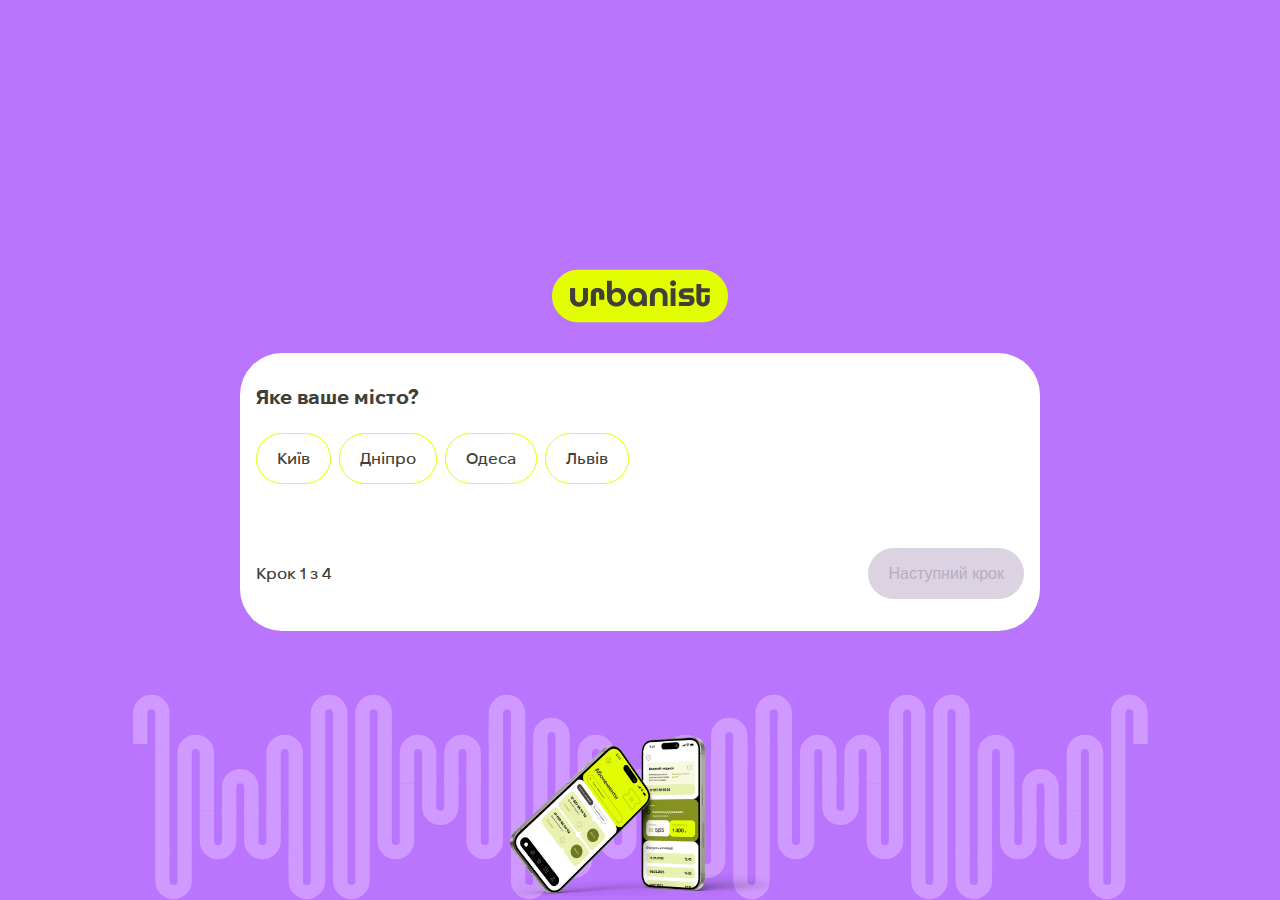
<file: index.html>
<!DOCTYPE html>
<html lang="en">

<head>
    <meta charset="UTF-8">
    <meta name="viewport" content="width=device-width, initial-scale=1.0">
    <title>Document</title>

    <link rel="stylesheet" href="style/style.css">
</head>

<body class="quiz-body">

    <section class="quiz-page">
        <div class="wrapper">
            <div class="quiz-page__left">
                <a href="#">
                    <img src="img/logo.svg" alt="urbanist">
                </a>
            </div>
            <div class="quiz-page__center">
                <picture>
                    <!-- WebP версия для десктопов -->
                    <source srcset="img/img-des.webp" type="image/webp" media="(min-width: 1280px)">
                    <!-- PNG/JPEG версия для десктопов как fallback -->
                    <source srcset="img/img-des.png" media="(min-width: 1280px)">

                    <!-- WebP версия для мобильных устройств -->
                    <source srcset="img/img-mob.webp" type="image/webp" media="(max-width: 1279px)">
                    <!-- PNG/JPEG версия для мобильных устройств как fallback -->
                    <source srcset="img/img-mob.png" media="(max-width: 1279px)">

                    <!-- Изображение по умолчанию для старых браузеров -->
                    <img src="img/img-des.png" alt="Описание изображения">
                </picture>
            </div>
            <div class="quiz-page__right">
                <form id="quiz-form">
                    <!-- Шаг 1: Яке ваше місто? -->
                    <div class="quiz-step" id="step-city">
                        <h2>Яке ваше місто?</h2>
                        <div class="quiz-step__box">
                            <label class="custom-radio">
                                <input type="radio" name="city" value="Kyiv" required>
                                <span class="radio-indicator"></span>
                                <span>Київ</span>
                            </label>
                            <label class="custom-radio">
                                <input type="radio" name="city" value="Dnipro" required>
                                <span class="radio-indicator"></span>
                                <span>Дніпро</span>
                            </label>
                            <label class="custom-radio">
                                <input type="radio" name="city" value="Odessa" required>
                                <span class="radio-indicator"></span>
                                <span>Одеса</span>
                            </label>
                            <label class="custom-radio">
                                <input type="radio" name="city" value="Lviv" required>
                                <span class="radio-indicator"></span>
                                <span>Львів</span>
                            </label>
                        </div>
                        <div class="quiz-step__nav">
                            <!-- Индикатор шагов -->
                            <div class="step-indicator">
                                Крок <span class="current-step">1</span> з 4
                            </div>
                            <button type="button" id="next-city" disabled>Наступний крок <img src="img/arrow.svg" alt="icon"></button>
                        </div>
                    </div>

                    <!-- Шаг 2: Яка сфера вашого бізнесу? -->
                    <div class="quiz-step" id="step-business" style="display:none;">
                        <h2>Яка сфера вашого бізнесу? </h2>
                        <div class="quiz-step__box">
                            <input type="text" name="businessSector" placeholder="Почніть вводити текст" required>
                        </div>
                        <div class="quiz-step__nav">
                            <!-- Индикатор шагов -->
                            <div class="step-indicator">
                                Крок <span class="current-step">2</span> з 4
                            </div>
                            <div class="quiz-step__btn">
                                <button type="button" id="prev-business"><img src="img/left-arrow.svg" alt="icon">Попередній крок</button>
                                <button type="button" id="next-business" disabled>Наступний крок<img src="img/arrow.svg" alt="icon"></button>
                            </div>
                        </div>
                    </div>

                    <!-- Шаг 3: Які проблеми потрібно вирішити? -->
                    <div class="quiz-step" id="step-problems" style="display:none;">
                        <h2>Які проблеми потрібно вирішити?</h2>
                        <div class="quiz-step__box">
                            <label class="custom-radio">
                                <input type="radio" name="problems" value="IncreaseRepeatSales" required>
                                <span class="radio-indicator"></span>
                                <span>Збільшення повторних продажів</span>
                            </label>
                            <label class="custom-radio">
                                <input type="radio" name="problems" value="CustomerRetention" required>
                                <span class="radio-indicator"></span>
                                <span> Утримання клієнтів</span>
                            </label>
                            <label class="custom-radio">
                                <input type="radio" name="problems" value="BusinessExpansion" required>
                                <span class="radio-indicator"></span>
                                <span> Розширення бізнесу </span>
                            </label>
                            <label class="custom-radio">
                                <input type="radio" name="problems" value="IncreaseAwareness" required>
                                <span class="radio-indicator"></span>
                                <span>Підвищення упізнаваності</span>
                            </label>
                            <label class="custom-radio">
                                <input type="radio" name="problems" value="Other" required>
                                <span class="radio-indicator"></span>
                                <span>Інше</span>
                            </label>
                        </div>
                        <div class="quiz-step__nav">
                            <!-- Индикатор шагов -->
                            <div class="step-indicator">
                                Крок <span class="current-step">3</span> з 4
                            </div>
                            <div class="quiz-step__btn">
                                <button type="button" id="prev-problems"><img src="img/left-arrow.svg" alt="icon">Попередній крок</button>
                                <button type="button" id="next-problems" disabled>Наступний крок<img src="img/arrow.svg" alt="icon"></button>
                            </div>
                        </div>
                    </div>

                    <!-- Шаг 4: Залиште свої контакти для зв'язку -->
                    <div class="quiz-step" id="step-contacts" style="display:none;">
                        <h2>Залиште свої контакти для зв‘язку:</h2>
                        <div class="quiz-step__box">
                            <label>
                                <input type="text" name="name" placeholder="Ім‘я" required>
                                <svg xmlns="http://www.w3.org/2000/svg" width="16" height="17" viewBox="0 0 16 17" fill="none">
                                    <path d="M11.3065 5.23324C11.3065 7.22623 9.70856 8.82428 7.71417 8.82428C5.72046 8.82428 4.12182 7.22623 4.12182 5.23324C4.12182 3.24026 5.72046 1.64288 7.71417 1.64288C9.70856 1.64288 11.3065 3.24026 11.3065 5.23324Z" fill="#B7ADC1"/>
                                    <path d="M7.71422 15.2142C4.77083 15.2142 2.28564 14.7359 2.28564 12.8901C2.28564 11.0437 4.78644 10.5823 7.71422 10.5823C10.6583 10.5823 13.1428 11.0607 13.1428 12.9064C13.1428 14.7528 10.642 15.2142 7.71422 15.2142Z" fill="#B7ADC1"/>
                                </svg>
                            </label>
                            <label>
                                <input type="tel" name="phone" placeholder="Номер" required>
                                <svg xmlns="http://www.w3.org/2000/svg" width="16" height="17" viewBox="0 0 16 17" fill="none">
                                    <path d="M14.3172 11.6186L12.4526 9.75792C11.7866 9.09338 10.6545 9.35922 10.3882 10.2231C10.1884 10.8212 9.52245 11.1535 8.92311 11.0205C7.59124 10.6883 5.79321 8.96047 5.46024 7.56495C5.26046 6.96684 5.66002 6.3023 6.25936 6.10296C7.12508 5.83715 7.39146 4.70744 6.72552 4.0429L4.8609 2.1822C4.32815 1.71702 3.52903 1.71702 3.06287 2.1822L1.79759 3.44482C0.532313 4.77389 1.93078 8.29594 5.06068 11.4193C8.19058 14.5426 11.72 16.0046 13.0519 14.6755L14.3172 13.4129C14.7834 12.8812 14.7834 12.0838 14.3172 11.6186Z" fill="#B7ADC1"/>
                                </svg>
                            </label>
                            <label>
                                <input type="email" name="email" placeholder="Пошта" required>
                                <svg xmlns="http://www.w3.org/2000/svg" width="16" height="17" viewBox="0 0 16 17" fill="none">
                                    <path d="M1.569 7.98019L4.64127 9.12685L5.83043 12.9512C5.90652 13.1961 6.20603 13.2866 6.40483 13.1241L8.11737 11.728C8.29688 11.5817 8.55257 11.5745 8.74017 11.7106L11.829 13.9532C12.0416 14.1077 12.3429 13.9912 12.3963 13.7342L14.659 2.85018C14.7172 2.56947 14.4414 2.33529 14.1741 2.43867L1.5654 7.30272C1.25425 7.42272 1.25696 7.86325 1.569 7.98019ZM5.63879 8.51645L11.6431 4.81836C11.7511 4.75209 11.8621 4.898 11.7694 4.98396L6.81408 9.59019C6.6399 9.75232 6.52754 9.9693 6.49572 10.2048L6.32692 11.4557C6.30456 11.6228 6.06994 11.6393 6.02385 11.4777L5.37465 9.19659C5.3003 8.93641 5.40865 8.6585 5.63879 8.51645Z" fill="#B7ADC1"/>
                                </svg>
                            </label>
                        </div>
                        <div class="quiz-step__nav">
                            <!-- Индикатор шагов -->
                            <div class="step-indicator">
                                Крок <span class="current-step">4</span> з 4
                            </div>
                            <div class="quiz-step__btn">
                                <button type="button" id="prev-contacts"><img src="img/left-arrow.svg" alt="icon">Попередній крок</button>
                                <button type="submit" id="submit" disabled>Надіслати<img src="img/arrow.svg" alt="icon"></button>
                            </div>
                        </div>
                    </div>
                </form>
            </div>
        </div>
    </section>


    <script src="script/jquery-3.7.0.min.js"></script>
    <script src="script/jquery.maskedinput.js"></script>
    <script src="script/main.js"></script>

    <script>
        $('input[type="tel"]').mask('+38(999) 999-99-99');
    </script>
</body>

</html>
</file>
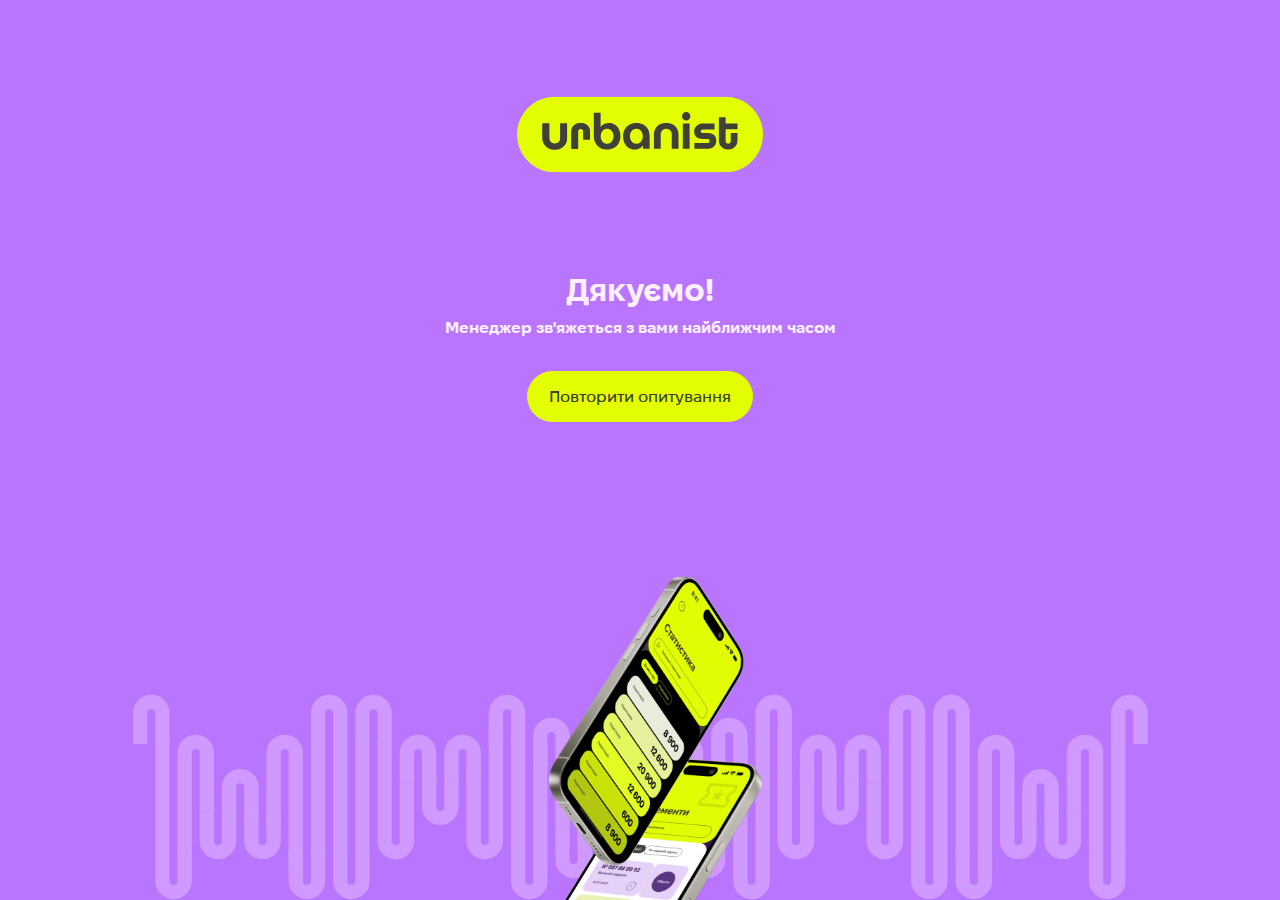
<file: thank-you-page.html>
<!DOCTYPE html>
<html lang="en">

<head>
    <meta charset="UTF-8">
    <meta name="viewport" content="width=device-width, initial-scale=1.0">
    <title>Document</title>

    <link rel="stylesheet" href="style/style.css">
</head>

<body class="quiz-body">

    <section class="quiz-page thank-you">
        <div class="wrapper">
            <div class="quiz-page__left thank-you__left">
                <picture>
                    <!-- WebP версия для десктопов -->
                    <source srcset="img/thank-you-img-des.webp" type="image/webp" media="(min-width: 1280px)">
                    <!-- PNG/JPEG версия для десктопов как fallback -->
                    <source srcset="img/thank-you-img-des.png" media="(min-width: 1280px)">

                    <!-- WebP версия для мобильных устройств -->
                    <source srcset="img/thank-you-img-mob.webp" type="image/webp" media="(max-width: 1279px)">
                    <!-- PNG/JPEG версия для мобильных устройств как fallback -->
                    <source srcset="img/thank-you-img-mob.png" media="(max-width: 1279px)">

                    <!-- Изображение по умолчанию для старых браузеров -->
                    <img src="img/img-des.png" alt="Описание изображения">
                </picture>
            </div>
            <div class="quiz-page__center thank-you__center">
                <a href="#">
                    <img src="img/logo.svg" alt="urbanist">
                </a>
                <div class="thank-you__center-title">
                    <h1>Дякуємо!</h1>
                    <p>Менеджер зв'яжеться з вами найближчим часом</p>
                </div>
                <a href="index.html">Повторити опитування</a>
                <div class="quiz-page__right thank-you__right">
                    <img src="img/thank-img.svg" alt="image">
                </div>
            </div>
        </div>
    </section>


</body>

</html>
</file>
<file: style/style.css>
@font-face {
    font-family: 'FixelDisplay';
    src: url('./../fonts/FixelDisplay-Regular.eot') format('embedded-opentype'),
        url('./../fonts/FixelDisplay-Regular.woff') format('woff'),
        url('./../fonts/FixelDisplay-Regular.woff2') format('woff2');
    font-weight: 400;
    font-style: normal;
    font-display: swap;
}

@font-face {
    font-family: 'FixelDisplay';
    src: url('./../fonts/FixelDisplay-Medium.eot') format('embedded-opentype'),
        url('./../fonts/FixelDisplay-Medium.woff') format('woff'),
        url('./../fonts/FixelDisplay-Medium.woff2') format('woff2');
    font-weight: 500;
    font-style: normal;
    font-display: swap;
}

@font-face {
    font-family: 'FixelDisplay';
    src: url('./../fonts/FixelDisplay-Bold.eot') format('embedded-opentype'),
        url('./../fonts/FixelDisplay-Bold.woff') format('woff'),
        url('./../fonts/FixelDisplay-Bold.woff2') format('woff2');
    font-weight: 700;
    font-style: normal;
    font-display: swap;
}


* {
    outline: none !important;
}

.quiz-body {
    font-family: 'FixelDisplay';
    padding: 0;
    margin: 0;
}

.quiz-page {
    width: 100%;
    height: 100vh;
    background: url(../img/desc-bg.svg), #BA75FF;
    background-repeat: no-repeat;
    background-size: auto;
    background-position: bottom;
    padding: 0 72px;
    display: flex;
    align-items: center;
    justify-content: center;
    box-sizing: border-box;
}

.quiz-page .wrapper {
    position: relative;
    max-width: 1776px;
    width: 100%;
    display: flex;
    align-items: center;
    justify-content: space-between;
}

.quiz-page .wrapper .quiz-page__center {
    position: absolute;
    top: 72%;
    left: 43%;
    transform: translate(-50%, -50%);
    z-index: 0;
    width: 952px;
    height: 550px;
}

.quiz-page .wrapper .quiz-page__center img {
    width: 100%;
    height: 100%;
    object-fit: cover;
}

.quiz-page__right {
    width: 676px;
    display: flex;
    padding: 32px;
    flex-direction: column;
    align-items: flex-start;
    align-self: stretch;
    border-radius: 42px;
    background: #FFF;
    box-sizing: border-box;
    position: relative;
    z-index: 1;
}

.quiz-page__left {
    position: relative;
    z-index: 1;
}

.quiz-page__left a img {
    width: 250px;
    height: 76.696px;
    object-fit: cover;
}

@media (min-width: 1921px) {
    .quiz-page {
        background-repeat: repeat-x;
    }
    .thank-you {
        background-repeat: repeat-x !important;
    }
}












.custom-radio {
    display: inline-flex;
    align-items: center;
    cursor: pointer;
}

.custom-radio input[type="radio"] {
    display: none;
    /* Скрываем стандартный input */
}

.radio-indicator {
    display: inline-block;
    width: 24px;
    height: 24px;
    border-radius: 50%;
    border: 1px solid #404038;
    /* Цвет для неактивного состояния */
    position: relative;
    box-sizing: border-box;
    transition: border-color 0.3s ease;
}

.radio-indicator::after {
    content: '';
    display: block;
    width: 10px;
    height: 10px;
    border-radius: 50%;
    background-color: #404038;
    /* Цвет для неактивного состояния */
    position: absolute;
    top: 50%;
    left: 50%;
    transform: translate(-50%, -50%);
    opacity: 0;
    /* Скрываем внутренний круг */
}

.custom-radio input[type="radio"]:checked+.radio-indicator {
    border-color: #E2FE01;
    /* Цвет для активного состояния */
}

.custom-radio input[type="radio"]:checked+.radio-indicator::after {
    background-color: #E2FE01;
    /* Цвет для активного состояния */
    opacity: 1;
    /* Показываем внутренний круг */
}

.quiz-step h2 {
    color: #404038;
    font-size: 32px;
    font-style: normal;
    font-weight: 700;
    line-height: 130%;
    margin: 0 0 48px 0;
}

.quiz-step__box {
    width: 100%;
    margin-bottom: 64px;
    display: flex;
}

.quiz-step__nav {
    display: flex;
    align-items: center;
    justify-content: space-between;
}

.step-indicator {
    color: #404038;
    font-size: 16px;
    font-style: normal;
    font-weight: 500;
    line-height: 120%;
}

#quiz-form {
    width: 100%;
}

.quiz-step__nav button:nth-last-of-type(1) {
    display: flex;
    width: 210px;
    height: 51px;
    padding: 16px 20px;
    justify-content: center;
    align-items: center;
    gap: 8px;
    border-radius: 100px;
    background: #E2FE01;
    color: #404038;
    font-size: 16px;
    font-style: normal;
    font-weight: 500;
    line-height: 120%;
    border: none;
    transition: all 0.4s;
    cursor: pointer;
}

.quiz-step__nav button:nth-last-of-type(1):hover {
    transition: all 0.4s;
    border-radius: 100px;
    background: #DEE29C;
}

.quiz-step__nav button:nth-last-of-type(1):active {
    transition: all 0.4s;
    border-radius: 100px;
    background: #E2FE01;
}

#step-city .quiz-step__box {
    display: flex;
    align-items: center;
    align-content: center;
    gap: 8px;
    align-self: stretch;
    flex-wrap: wrap;
}

#step-city .quiz-step__box .custom-radio {
    display: flex;
    height: 51px;
    padding: 16px 20px;
    justify-content: center;
    align-items: center;
    gap: 8px;
    box-sizing: border-box;
    color: #404038;
    font-size: 16px;
    font-style: normal;
    font-weight: 500;
    line-height: 120%;
    border-radius: 100px;
    position: relative;
    border: 1px solid #E2FE01;
    transition: all 0.4s;
}

#step-city .quiz-step__box .custom-radio:hover {
    background: #E2FE01;
    transition: all 0.4s;
}

#step-city .quiz-step__box .custom-radio:active {
    border-radius: 100px;
    border: 1px solid #E2FE01;
    background: #F5F5DD;
    transition: all 0.4s;
}

#step-city .quiz-step__box .custom-radio span:nth-last-of-type(1) {
    position: relative;
    z-index: 1;
    color: #404038;
    font-size: 16px;
    font-style: normal;
    font-weight: 500;
    line-height: 120%;
}

#step-city .quiz-step__box .custom-radio .radio-indicator {
    width: 100%;
    height: 100%;
    position: absolute;
    border-radius: 100px;
    border: none;
    margin: 0;
}

#step-city .quiz-step__box .custom-radio input[type="radio"]:checked+.radio-indicator::after {
    width: 100%;
    height: 100%;
    border-radius: 100px;
    top: 0;
    left: 0;
    transform: none;
    border-radius: 100px;
    border: 1px solid #E2FE01;
    background: #F5F5DD;
}



.quiz-step__nav button:nth-last-of-type(1):disabled {
    border-radius: 100px;
    background: #DBD3E1;
    color: #B7ADC1;
}

.quiz-step__nav button:nth-last-of-type(1):disabled img {
    filter: brightness(0) saturate(100%) invert(82%) sepia(11%) saturate(313%) hue-rotate(227deg) brightness(85%) contrast(91%);
}

.quiz-step__btn {
    display: flex;
    justify-content: flex-end;
    align-items: flex-start;
    align-content: flex-start;
    gap: 8px;
    flex: 1 0 0;
    flex-wrap: wrap;
}

.quiz-step__btn button:nth-of-type(1) {
    display: flex;
    height: 51px;
    padding: 16px 20px;
    justify-content: center;
    align-items: center;
    gap: 8px;
    border-radius: 100px;
    border: 1px solid #E2FE01;
    display: flex;
    align-items: center;
    gap: 8px;
    color: #404038;
    font-size: 16px;
    font-style: normal;
    font-weight: 500;
    line-height: 120%;
    background: #FFF;
    transition: all 0.4s;
    cursor: pointer;
}

.quiz-step__btn button:nth-of-type(1):hover {
    border-radius: 100px;
    background: #E2FE01;
    transition: all 0.4s;
}

.quiz-step__btn button:nth-of-type(1):active {
    border-radius: 100px;
    border: 1px solid #E2FE01;
    background: #F5F5DD;
    transition: all 0.4s;
}

#step-business .quiz-step__box input {
    display: flex;
    height: 51px;
    padding: 16px 24px;
    align-items: center;
    gap: 8px;
    flex: 1 0 0;
    border-radius: 100px;
    border: 1px solid #DBD3E1;
    background: #FFF;
    overflow: hidden;
    color: #B7ADC1;
    text-overflow: ellipsis;
    font-size: 16px;
    font-family: 'FixelDisplay';
    font-style: normal;
    font-weight: 500;
    line-height: 120%;
    display: -webkit-box;
    -webkit-box-orient: vertical;
    -webkit-line-clamp: 1;
    flex: 1 0 0;
    box-sizing: border-box;
    transition: all 0.4s;
    cursor: pointer;
}

#step-business .quiz-step__box input:hover {
    transition: all 0.4s;
    border-radius: 100px;
    border: 1px solid #E2FE01;
    background: #FFF;
    color: #404038;
}

#step-business .quiz-step__box input:active {
    transition: all 0.4s;
    border-radius: 100px;
    border: 1px solid #E2FE01 !important;
    background: #FFF;
    color: #404038;
}

#step-business .quiz-step__box input:focus {
    transition: all 0.4s;
    border-radius: 100px;
    border: 1px solid #E2FE01 !important;
    background: #FFF;
    color: #404038;
}

#step-business .quiz-step__box input::placeholder {
    color: #B7ADC1;
    font-size: 16px;
    font-family: 'FixelDisplay';
    font-style: normal;
    font-weight: 500;
    line-height: 120%;
}

#step-business .quiz-step__box input:hover::placeholder {
    color: #404038;
}

#step-business .quiz-step__box input:active::placeholder {
    color: #404038;
}

#step-business .quiz-step__box input:focus::placeholder {
    color: #404038;
}

#step-problems .quiz-step__box {
    display: flex;
    flex-direction: column;
    gap: 8px;
}

#step-problems .quiz-step__box .custom-radio {
    display: flex;
    width: 100%;
    box-sizing: border-box;
    padding: 12px;
    align-items: center;
    gap: 8px;
    border-radius: 99px;
    color: #404038;
    font-size: 14px;
    font-style: normal;
    font-weight: 500;
    line-height: 130%;
    transition: all 0.4s;
    border: 1px solid transparent;
    cursor: pointer;
}



#step-problems .quiz-step__box .custom-radio:hover {
    border: 1px solid #E2FE01;
    background: #F5F5DD;
}


#step-problems .quiz-step__box .custom-radio span:nth-last-of-type(1) {
    color: #404038;
    font-size: 14px;
    font-style: normal;
    font-weight: 500;
    line-height: 130%;
    display: block;
    margin-bottom: -4px;
}

.no-hover {
    pointer-events: none;
    background-color: transparent;
    cursor: default;
}

#step-contacts .quiz-step__box {
    display: flex;
    flex-direction: column;
    justify-content: center;
    align-items: flex-start;
    gap: 12px;
    align-self: stretch;
}

#step-contacts .quiz-step__box label {
    width: 100%;
    position: relative;
    border-radius: 100px;
}

#step-contacts .quiz-step__box label input {
    display: flex;
    height: 51px;
    padding: 16px 48px 16px 24px;
    align-items: center;
    gap: 8px;
    align-self: stretch;
    border-radius: 100px;
    border: 1px solid #DBD3E1;
    background: #FFF;
    box-sizing: border-box;
    width: 100%;
    overflow: hidden;
    font-family: 'FixelDisplay';
    color: #B7ADC1;
    font-size: 16px;
    font-style: normal;
    font-weight: 500;
    line-height: 120%;
    transition: all 0.4s;
    cursor: pointer;
}

#step-contacts .quiz-step__box label:hover input {
    transition: all 0.4s;
    border: 1px solid #E2FE01;
    background: #FFF;
    color: #404038;
}

#step-contacts .quiz-step__box label:active input {
    transition: all 0.4s;
    border: 1px solid #E2FE01;
    background: #FFF;
    color: #404038;
}

#step-contacts .quiz-step__box label input:focus {
    transition: all 0.4s;
    border: 1px solid #E2FE01;
    background: #FFF;
    color: #404038;
}

#step-contacts .quiz-step__box label:hover input::placeholder {
    transition: all 0.4s;
    color: #404038;
}

#step-contacts .quiz-step__box label:active input::placeholder {
    transition: all 0.4s;
    color: #404038;
}

#step-contacts .quiz-step__box label input:focus::placeholder {
    color: #404038;
}

#step-contacts .quiz-step__box label:hover input+svg path {
    transition: all 0.4s;
    fill: #404038;
}

#step-contacts .quiz-step__box label:active input+svg path {
    transition: all 0.4s;
    fill: #404038;
}

#step-contacts .quiz-step__box label input:focus+svg path {
    transition: all 0.4s;
    fill: #404038;
}

#step-contacts .quiz-step__box label input::placeholder {
    font-family: 'FixelDisplay';
    color: #B7ADC1;
    font-size: 16px;
    font-style: normal;
    font-weight: 500;
    line-height: 120%;
}

#step-contacts .quiz-step__box label svg {
    position: absolute;
    right: 24px;
    top: 50%;
    transform: translateY(-50%);
}



.thank-you__left {
    position: absolute;
    top: 50%;
    transform: translateY(-50%);
    left: 0;
}

.thank-you {
    position: relative;
    overflow: hidden;
    width: 100%;
    height: 100vh;
    background: url(../img/thank-bg-des.svg), #BA75FF;
    background-repeat: no-repeat;
    background-size: auto;
    background-position: top;
    padding: 0 72px;
    display: flex;
    align-items: center;
    justify-content: center;
    box-sizing: border-box;
}

.thank-you .wrapper {
    position: static;
    justify-content: center;
}

.thank-you .wrapper .thank-you__left {
    width: 740px;
    max-height: 100%;
    right: 63%;
    left: auto;
}

.thank-you .wrapper .thank-you__left img{
    width: 100%;
    height: 100%;
    object-fit: contain;
}

.quiz-page .wrapper .quiz-page__center.thank-you__center {
    position: relative;
    transform: none;
    width: 476px;
    height: auto;
    top: 0;
    left: 0;
    display: flex;
    flex-direction: column;
    align-items: center;
    z-index: 2;
}


.quiz-page .wrapper .quiz-page__center.thank-you__center a:nth-of-type(1) {
    width: 250px;
    height: 76.696px;
    margin-bottom: 96px;
}

.quiz-page .wrapper .quiz-page__center.thank-you__center a:nth-of-type(1) img {
    width: 100%;
    height: 100%;
    object-fit: contain;
}

.quiz-page .wrapper .quiz-page__center.thank-you__center h1 {
    color: #FAF0FF;
    text-align: center;
    font-size: 32px;
    font-style: normal;
    font-weight: 700;
    line-height: 130%; 
    margin:0
}

.quiz-page .wrapper .quiz-page__center.thank-you__center a:nth-last-of-type(1) {
    display: flex;
    width: 226px;
    align-items: flex-start;
    display: flex;
    height: 51px;
    padding: 16px 20px;
    justify-content: center;
    align-items: center;
    gap: 8px;
    align-self: stretch;
    border-radius: 100px;
    background: #E2FE01;
    color: #404038;
    font-size: 16px;
    font-style: normal;
    font-weight: 500;
    line-height: 100%; 
    transition: all 0.4s;
    text-decoration: none;
    margin: 0 auto;
    box-sizing: border-box;
}

.quiz-page .wrapper .quiz-page__center.thank-you__center a:nth-last-of-type(1):hover {
    border-radius: 100px;
    background: #DEE29C;
}
.quiz-page .wrapper .quiz-page__center.thank-you__center a:nth-last-of-type(1):active {
    border-radius: 100px;
    background: #E2FE01;
}
.thank-you__right {
    position: absolute;
    background: transparent;
    width: 250px;
    height: 320.442px;
    top: 50%;
    transform: translateY(-50%);
    right: -350px;
    padding: 0;
}

.thank-you__center-title p{
    color: #FAF0FF;
    text-align: center;
    font-size: 32px;
    font-style: normal;
    font-weight: 700;
    line-height: 130%;
    margin: 0;
}

.thank-you__center-title {
    margin-bottom: 32px;
}

@media (max-height: 1200px) {
    .thank-you__left {
        top: 30%;
    }
}


@media (max-width: 1280px) {
    .quiz-page .wrapper {
        max-width: 800px;
        flex-direction: column;
        align-items: center;
        position: static;
    }
    .quiz-page .wrapper .quiz-page__center {
        position: absolute;
        transform: translate(-50%, 0%);
        order: 3;
        bottom: 0;
        left: 50%;
        top: auto;
    }

    .thank-you {
        padding-top: 96px !important;
        box-sizing: border-box;
        align-items: flex-start;
    }

    .quiz-page .wrapper .quiz-page__center {
        width: 283px;
        height: 163px;
    }

    .quiz-page {
        background: url(../img/bg-mobile.svg), #BA75FF;
        background-repeat: no-repeat;
        background-size: auto;
        background-position: bottom;
        position: relative;
        min-height: 100vh;
        height: 100%;
        padding-bottom: 32px;
        overflow: hidden;
        padding: 0px 16px;
        box-sizing: border-box;
    }

    .quiz-page__left {
        margin-bottom: 24px;
    }

    .quiz-page__left a img {
        width: 176px;
        height: 53.994px;
    }

    .quiz-page__right {
        width: 100%;
        min-width: 288px;
        padding:32px 16px;
    }

    .quiz-step__nav {
        flex-wrap: wrap;
        gap: 24px 86px;
    }

    .quiz-step__nav button:nth-last-of-type(1):disabled {
        margin-left: auto;
    }

    .quiz-step h2 {
        font-size: 20px;
        font-style: normal;
        font-weight: 700;
        line-height: 120%;
        margin-bottom: 24px;
    }
    .step-indicator {
        min-width: 107px;
    }

    .quiz-step__nav button:nth-last-of-type(1) {
        width: auto;
        margin-left: auto;
    }

    .quiz-step__nav button:nth-last-of-type(1) img {
        display: none;
    }

    .quiz-step__btn button:nth-of-type(1) {
        font-size: 0;
        max-width: 58px;
        display: flex;
        align-items: center;
        justify-content: center;
    }

    .quiz-step__btn button:nth-of-type(1) img {
        margin-right: -5px;
    }
    .quiz-step__btn {
        flex-wrap: nowrap;
        min-width: 256px;
        max-width: 256px;
        margin-left: auto;
    }
    .quiz-step__btn button {
        margin: 0 !important;
    }

    .no-hover {
        background: transparent;
    }

    #step-problems .quiz-step__box .custom-radio:hover {
        background: transparent;
    }

    .thank-you__right {
        display: none;
    }

    .thank-you .wrapper .thank-you__left {
        position: absolute;
        width: 259.831px;
        height: 500px;
        order: 3;
        left: 50%;
        top: 60%;
        transform: translateX(-50%);
    }
    .quiz-page .wrapper .quiz-page__center.thank-you__center {
        order: 1;
    }

    .quiz-page .wrapper .quiz-page__center.thank-you__center {
        width: 100%;
    }

    .thank-you__center-title {
        display: flex;
        flex-direction: column;
        gap: 8px;
    }

    .thank-you__center-title p {
        font-size: 16px;
        font-style: normal;
        font-weight: 700;
        line-height: 130%;
    }
    @media (min-height: 950px) {
        .thank-you .wrapper .thank-you__left {
            position: absolute;
            width: 259.831px;
            height: 500px;
            order: 3;
            left: 50%;
            top: auto;
            bottom: 0;
            margin-bottom: 0;
            transform: translateX(-50%);
        } 
    }

}
</file>
